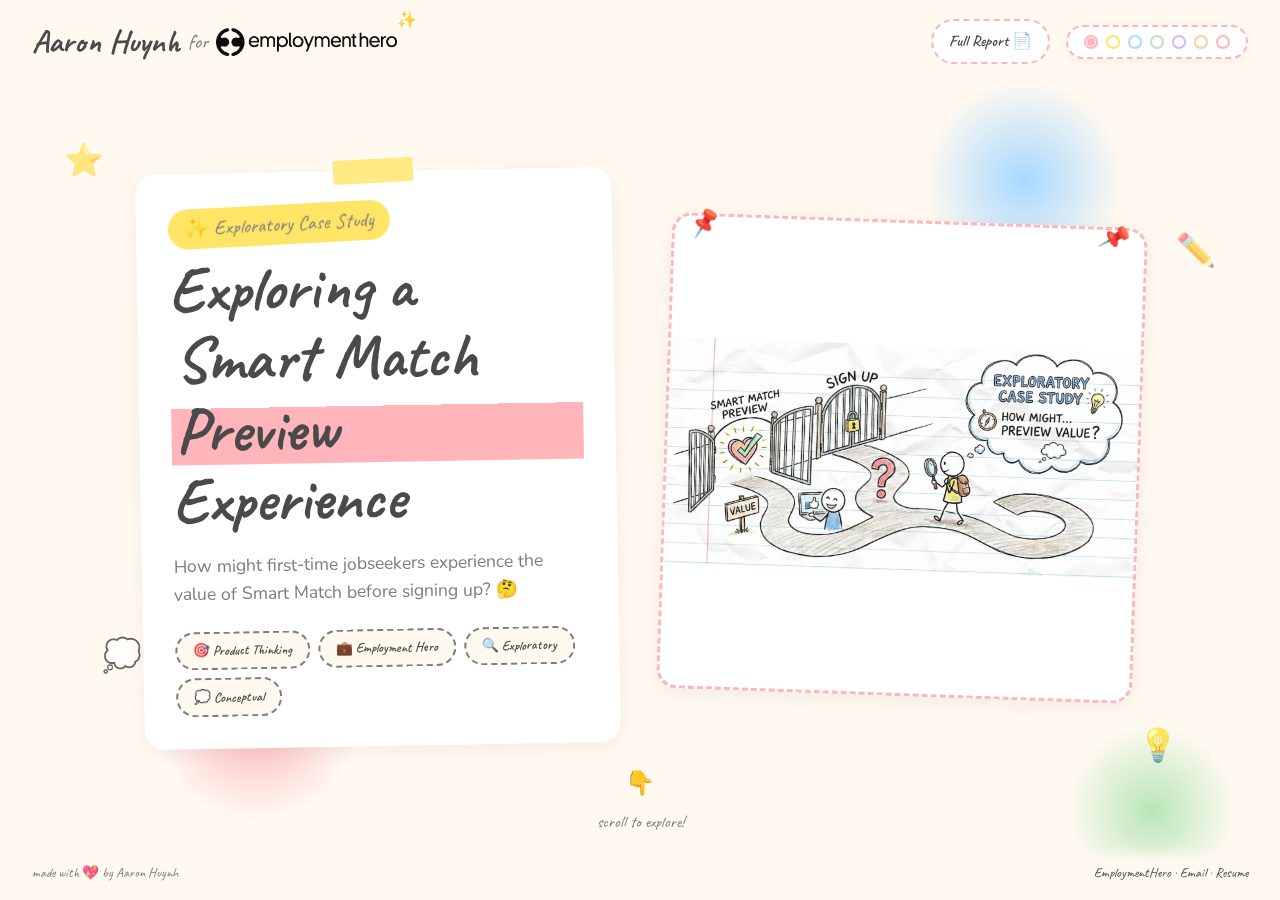
<file: index.html>
<!DOCTYPE html>
<html lang="en">
<head>
    <meta charset="UTF-8">
    <meta name="viewport" content="width=device-width, initial-scale=1.0">
    <title>Smart Match Preview | Aaron Huynh</title>
    
    <!-- Google Fonts -->
    <link rel="preconnect" href="https://fonts.googleapis.com">
    <link rel="preconnect" href="https://fonts.gstatic.com" crossorigin>
    <link href="https://fonts.googleapis.com/css2?family=Caveat:wght@400;600;700&family=Nunito:wght@400;600;700&display=swap" rel="stylesheet">
    
    <!-- Styles -->
    <link rel="stylesheet" href="css/styles.css">
</head>
<body>
    <!-- Floating decorations -->
    <div class="floating-deco">⭐</div>
    <div class="floating-deco">💭</div>
    <div class="floating-deco">✏️</div>
    <div class="floating-deco">💡</div>

    <!-- Navigation -->
    <nav>
        <div class="logo">Aaron Huynh <span class="logo-for">for</span> <img src="images/employment-hero-logo.png" alt="Employment Hero" class="logo-img"></div>
        <div class="nav-right">
            <a href="https://docs.google.com/document/d/172kIlPCfOWjzP-einxLW5Fp1NuWgEf7eoPLe7AZdfho/edit?usp=sharing" target="_blank" class="nav-link">Full Report 📄</a>
            <div class="nav-dots">
                <button class="nav-dot active" data-page="0" aria-label="Go to page 1"></button>
                <button class="nav-dot" data-page="1" aria-label="Go to page 2"></button>
                <button class="nav-dot" data-page="2" aria-label="Go to page 3"></button>
                <button class="nav-dot" data-page="3" aria-label="Go to page 4"></button>
                <button class="nav-dot" data-page="4" aria-label="Go to page 5"></button>
                <button class="nav-dot" data-page="5" aria-label="Go to page 6"></button>
                <button class="nav-dot" data-page="6" aria-label="Go to page 7"></button>
            </div>
        </div>
    </nav>

    <!-- Main Content -->
    <main class="pages-container" id="pagesContainer">
        <!-- Page 1: Overview / Hero -->
        <section class="page" id="page-0">
            <div class="page-content">
                <div class="text-block">
                    <div class="page-number">✨ Exploratory Case Study</div>
                    <h1>Exploring a <span>Smart Match Preview</span> Experience</h1>
                    <p class="subtitle">How might first-time jobseekers experience the value of Smart Match before signing up? 🤔</p>
                    <div class="tags">
                        <span class="tag">🎯 Product Thinking</span>
                        <span class="tag">💼 Employment Hero</span>
                        <span class="tag">🔍 Exploratory</span>
                        <span class="tag">💭 Conceptual</span>
                    </div>
                </div>
                <div class="image-block">
                    <img src="images/page0.jpg" alt="Person pondering about SmartMatch preview">
                </div>
            </div>
        </section>

        <!-- Page 2: Context & Intent -->
        <section class="page" id="page-1">
            <div class="page-content">
                <div class="text-block">
                    <div class="page-number">01 — Context & Intent 🌱</div>
                    <h2>Where this idea came from</h2>
                    <p class="description">As a jobseeker navigating multiple hiring platforms, I wanted to explore how Employment Hero's Smart Match feature might feel to someone encountering it for the first time.</p>
                    <p class="quote">This case study explores how a lightweight preview could help jobseekers understand value, form trust, and decide whether to engage further.</p>
                    <div class="tags">
                        <span class="tag">🧭 Grounded in user context</span>
                        <span class="tag">❓ Identifying uncertainty</span>
                        <span class="tag">🎯 Framing responsibly</span>
                    </div>
                </div>
                <div class="image-block">
                    <img src="images/page1.png" alt="Person thinking about how easy it is to find job">
                </div>
            </div>
        </section>

        <!-- Page 3: The User & Problem -->
        <section class="page" id="page-2">
            <div class="page-content">
                <div class="text-block">
                    <div class="page-number">02 — The Problem 🤔</div>
                    <h2>Understanding the jobseeker</h2>
                    <p class="description">Jobseekers are often asked to sign up before understanding what they'll get. This creates friction, hesitation, and early drop-off—especially when the benefit isn't clear.</p>
                    <div class="metrics">
                        <div class="metric">
                            <div class="metric-value">😰</div>
                            <div class="metric-label">time-poor & fatigued</div>
                        </div>
                        <div class="metric">
                            <div class="metric-value">😕</div>
                            <div class="metric-label">emotionally invested</div>
                        </div>
                        <div class="metric">
                            <div class="metric-value">🤷</div>
                            <div class="metric-label">uncertain of value</div>
                        </div>
                    </div>
                    <p class="description" style="margin-top: 1.5rem;">Smart Match is powerful, but its value may not be immediately obvious to someone new to the platform.</p>
                </div>
                <div class="image-block">
                    <img src="images/page2.png" alt="A tired jobseeker pondering whether to sign up">
                </div>
            </div>
        </section>

        <!-- Page 4: The Question -->
        <section class="page" id="page-3">
            <div class="page-content">
                <div class="text-block">
                    <div class="page-number">03 — The Question 💭</div>
                    <h2>How might we...</h2>
                    <p class="quote">...allow first-time jobseekers to experience the value of Smart Match before committing to account creation, while maintaining trust, fairness, and clarity?</p>
                    <div class="timeline">
                        <div class="timeline-item">
                            <div class="timeline-marker">🎯</div>
                            <div class="timeline-content">
                                <h4>Reduce early uncertainty</h4>
                                <p>Help people understand what they're signing up for</p>
                            </div>
                        </div>
                        <div class="timeline-item">
                            <div class="timeline-marker">🧠</div>
                            <div class="timeline-content">
                                <h4>Support informed decisions</h4>
                                <p>Give enough info to decide, not overwhelm</p>
                            </div>
                        </div>
                        <div class="timeline-item">
                            <div class="timeline-marker">💚</div>
                            <div class="timeline-content">
                                <h4>Respect their load</h4>
                                <p>They're already stressed—don't add to it</p>
                            </div>
                        </div>
                    </div>
                </div>
                <div class="image-block">
                    <div class="image-placeholder">
                        <img src="images/page3.png" alt="Investigator pondering a mystery">
                    </div>
                </div>
            </div>
        </section>

        <!-- Page 5: The Concept -->
        <section class="page" id="page-4">
            <div class="page-content">
                <div class="text-block">
                    <div class="page-number">04 — The Concept 💡</div>
                    <h2>Smart Match Preview</h2>
                    <p class="description">A conceptual experience where jobseekers can see a high-level preview of how Smart Match works—before creating an account.</p>
                    <div class="timeline">
                        <div class="timeline-item">
                            <div class="timeline-marker">🆓</div>
                            <div class="timeline-content">
                                <h4>No obligation to sign up</h4>
                                <p>Try before you commit</p>
                            </div>
                        </div>
                        <div class="timeline-item">
                            <div class="timeline-marker">📖</div>
                            <div class="timeline-content">
                                <h4>Clear explanation</h4>
                                <p>What is and isn't being assessed</p>
                            </div>
                        </div>
                        <div class="timeline-item">
                            <div class="timeline-marker">🤗</div>
                            <div class="timeline-content">
                                <h4>Focus on reassurance</h4>
                                <p>Understanding over optimisation</p>
                            </div>
                        </div>
                    </div>
                    <p class="description" style="margin-top: 1rem; font-style: italic;">The preview is about confidence, not outcomes.</p>
                </div>
                <div class="image-block">
                    <img src="images/page4.jpg" alt="Concept sketch of SmartMatch preview">
                </div>
            </div>
        </section>

        <!-- Page 6: Guardrails -->
        <section class="page" id="page-5">
            <div class="page-content">
                <div class="text-block">
                    <div class="page-number">05 — Guardrails 🛡️</div>
                    <h2>Being careful & responsible</h2>
                    <p class="description">Any exploration in this space needs to carefully account for real human concerns:</p>
                    <div class="metrics">
                        <div class="metric">
                            <div class="metric-value">🔒</div>
                            <div class="metric-label">privacy & consent</div>
                        </div>
                        <div class="metric">
                            <div class="metric-value">💚</div>
                            <div class="metric-label">emotional impact</div>
                        </div>
                        <div class="metric">
                            <div class="metric-value">⚖️</div>
                            <div class="metric-label">fairness & bias</div>
                        </div>
                    </div>
                    <p class="quote" style="margin-top: 1.5rem;">Explicitly acknowledging these constraints is essential to maintaining trust.</p>
                </div>
                <div class="image-block">
                    <img src="images/page5.png" alt="Image of 4 ways to be responsible for the user">
                </div>
            </div>
        </section>

        <!-- Page 7: What's Next & Reflection -->
        <section class="page" id="page-6">
            <div class="page-content">
                <div class="text-block">
                    <div class="page-number">06 — What's Next 🔮</div>
                    <h2>Validating before building</h2>
                    <p class="description">Before expanding this concept, I'd want to understand:</p>
                    <div class="timeline">
                        <div class="timeline-item">
                            <div class="timeline-marker">📍</div>
                            <div class="timeline-content">
                                <h4>Where do jobseekers hesitate?</h4>
                                <p>Finding the real friction points</p>
                            </div>
                        </div>
                        <div class="timeline-item">
                            <div class="timeline-marker">💬</div>
                            <div class="timeline-content">
                                <h4>What questions come up?</h4>
                                <p>Understanding concerns before sign-up</p>
                            </div>
                        </div>
                        <div class="timeline-item">
                            <div class="timeline-marker">😊</div>
                            <div class="timeline-content">
                                <h4>Does a preview help or hurt?</h4>
                                <p>Confidence vs. anxiety</p>
                            </div>
                        </div>
                    </div>
                    <p class="quote" style="margin-top: 1rem;">Start with empathy, acknowledge uncertainty, resist the urge to over-engineer before understanding the problem space.</p>
                    <a href="https://docs.google.com/document/d/172kIlPCfOWjzP-einxLW5Fp1NuWgEf7eoPLe7AZdfho/edit?usp=sharing" target="_blank" class="cta-button">
                        Read the full report 📄
                    </a>
                </div>
                <div class="image-block">
                    <img src="images/page6.jpg" alt="Person reflecting on the next steps of the design process">
                </div>
            </div>
        </section>
    </main>

    <!-- Scroll Indicator -->
    <div class="scroll-indicator" id="scrollIndicator">
        <span>👇</span>
        scroll to explore!
    </div>

    <!-- Footer -->
    <footer>
        <span>made with 💖 by Aaron Huynh</span>
        <div>
            <a href="https://jobs.employmenthero.com/AU/user/aaron-huynh--n8lmQ" target="_blank">EmploymentHero</a> · <a href="mailto:ahuynhmarist@gmail.com">Email</a> · <a href="https://docs.google.com/document/d/1OIuQLVYGCKOMpV8eowLJiafY_cpjv1dtuPR-ARrSfdE/edit?usp=sharing" target="_blank">Resume</a>
        </div>
    </footer>

    <!-- Scripts -->
    <script src="js/main.js"></script>
</body>
</html>
</file>
<file: css/styles.css>
/* ===========================================
   CSS Variables & Base Styles
   =========================================== */

:root {
    --color-bg: #FFF9F0;
    --color-paper: #FFFFFF;
    --color-text: #4A4A4A;
    --color-text-light: #7D7D7D;
    --color-pink: #FFB5BA;
    --color-yellow: #FFE566;
    --color-blue: #A8D8FF;
    --color-green: #B8E6B8;
    --color-purple: #D4B8FF;
    --color-orange: #FFCBA4;
    --font-handwritten: 'Caveat', cursive;
    --font-body: 'Nunito', sans-serif;
}

/* Dark mode colors */
[data-theme="dark"] {
    --color-bg: #1a1a2e;
    --color-paper: #252542;
    --color-text: #e8e8e8;
    --color-text-light: #a0a0a0;
    --color-pink: #ff8a95;
    --color-yellow: #ffd93d;
    --color-blue: #6eb5ff;
    --color-green: #7dce7d;
    --color-purple: #b896ff;
    --color-orange: #ffb07a;
}

* {
    margin: 0;
    padding: 0;
    box-sizing: border-box;
}

html {
    scroll-behavior: smooth;
}

body {
    font-family: var(--font-body);
    background-color: var(--color-bg);
    color: var(--color-text);
    line-height: 1.6;
    overflow-x: hidden;
    background-image: 
        radial-gradient(circle at 20% 80%, var(--color-pink) 0%, transparent 8%),
        radial-gradient(circle at 80% 20%, var(--color-blue) 0%, transparent 8%),
        radial-gradient(circle at 40% 40%, var(--color-yellow) 0%, transparent 5%),
        radial-gradient(circle at 90% 90%, var(--color-green) 0%, transparent 6%);
    background-attachment: fixed;
}

/* ===========================================
   Navigation
   =========================================== */

nav {
    position: fixed;
    top: 0;
    left: 0;
    right: 0;
    z-index: 100;
    padding: 1rem 2rem;
    display: flex;
    justify-content: space-between;
    align-items: center;
    background: linear-gradient(to bottom, var(--color-bg) 70%, transparent);
}

.logo {
    font-family: var(--font-handwritten);
    font-size: 2rem;
    font-weight: 700;
    color: var(--color-text);
    position: relative;
    display: flex;
    align-items: center;
    gap: 0.5rem;
}

.logo::after {
    content: '✨';
    position: absolute;
    top: -8px;
    right: -20px;
    font-size: 1rem;
}

.logo-for {
    font-size: 1.25rem;
    font-weight: 400;
    color: var(--color-text-light);
}

.logo-img {
    height: 1.75rem;
    width: auto;
    object-fit: contain;
}

.nav-dots {
    display: flex;
    gap: 0.5rem;
    background: var(--color-paper);
    padding: 0.5rem 1rem;
    border-radius: 100px;
    box-shadow: 0 2px 10px rgba(0,0,0,0.05);
    border: 2px dashed var(--color-pink);
}

.nav-dot {
    width: 14px;
    height: 14px;
    border-radius: 50%;
    border: 2px solid var(--color-text-light);
    background: transparent;
    cursor: pointer;
    transition: all 0.3s ease;
    position: relative;
}

.nav-dot::before {
    content: '';
    position: absolute;
    top: 50%;
    left: 50%;
    transform: translate(-50%, -50%) scale(0);
    width: 8px;
    height: 8px;
    border-radius: 50%;
    background: var(--color-pink);
    transition: transform 0.3s ease;
}

.nav-dot.active::before {
    transform: translate(-50%, -50%) scale(1);
}

.nav-dot:nth-child(1) { border-color: var(--color-pink); }
.nav-dot:nth-child(2) { border-color: var(--color-yellow); }
.nav-dot:nth-child(3) { border-color: var(--color-blue); }
.nav-dot:nth-child(4) { border-color: var(--color-green); }
.nav-dot:nth-child(5) { border-color: var(--color-purple); }
.nav-dot:nth-child(6) { border-color: var(--color-orange); }
.nav-dot:nth-child(7) { border-color: var(--color-pink); }

.nav-dot:nth-child(1)::before { background: var(--color-pink); }
.nav-dot:nth-child(2)::before { background: var(--color-yellow); }
.nav-dot:nth-child(3)::before { background: var(--color-blue); }
.nav-dot:nth-child(4)::before { background: var(--color-green); }
.nav-dot:nth-child(5)::before { background: var(--color-purple); }
.nav-dot:nth-child(6)::before { background: var(--color-orange); }
.nav-dot:nth-child(7)::before { background: var(--color-pink); }

.nav-dot:hover {
    transform: scale(1.2);
}

/* ===========================================
   Nav Right Container & Link
   =========================================== */

.nav-right {
    display: flex;
    align-items: center;
    gap: 1rem;
}

.nav-link {
    font-family: var(--font-handwritten);
    font-size: 1rem;
    font-weight: 600;
    color: var(--color-text);
    text-decoration: none;
    padding: 0.5rem 1rem;
    background: var(--color-paper);
    border: 2px dashed var(--color-pink);
    border-radius: 100px;
    transition: all 0.3s ease;
    white-space: nowrap;
}

.nav-link:hover {
    background: var(--color-pink);
    border-style: solid;
    transform: rotate(-2deg) scale(1.05);
}

/* Theme Toggle Button */
.theme-toggle {
    width: 40px;
    height: 40px;
    border-radius: 50%;
    border: 2px dashed var(--color-text-light);
    background: var(--color-paper);
    cursor: pointer;
    font-size: 1.25rem;
    display: flex;
    align-items: center;
    justify-content: center;
    transition: all 0.3s ease;
}

.theme-toggle:hover {
    border-style: solid;
    border-color: var(--color-yellow);
    transform: rotate(20deg) scale(1.1);
}

/* ===========================================
   Page Container & Layout
   =========================================== */

.pages-container {
    height: 100vh;
    overflow-y: scroll;
    scroll-snap-type: y mandatory;
}

.page {
    min-height: 100vh;
    scroll-snap-align: start;
    display: flex;
    align-items: center;
    justify-content: center;
    padding: 6rem 2rem 5rem;
    position: relative;
}

.page-content {
    max-width: 1000px;
    width: 100%;
    display: grid;
    grid-template-columns: 1fr 1fr;
    gap: 3rem;
    align-items: center;
}

.page:nth-child(even) .page-content {
    direction: rtl;
}

.page:nth-child(even) .page-content > * {
    direction: ltr;
}

/* ===========================================
   Text Block / Card Styles
   =========================================== */

.text-block {
    background: var(--color-paper);
    padding: 2rem;
    border-radius: 20px;
    box-shadow: 0 4px 20px rgba(0,0,0,0.06);
    position: relative;
    transform: rotate(-1deg);
    transition: transform 0.3s ease;
}

.text-block:hover {
    transform: rotate(0deg) scale(1.02);
}

.page:nth-child(even) .text-block {
    transform: rotate(1deg);
}

.page:nth-child(even) .text-block:hover {
    transform: rotate(0deg) scale(1.02);
}

/* Decorative tape */
.text-block::before {
    content: '';
    position: absolute;
    top: -12px;
    left: 50%;
    transform: translateX(-50%) rotate(-2deg);
    width: 80px;
    height: 24px;
    background: var(--color-yellow);
    opacity: 0.8;
    border-radius: 2px;
}

.page:nth-child(2) .text-block::before { background: var(--color-pink); }
.page:nth-child(3) .text-block::before { background: var(--color-blue); }
.page:nth-child(4) .text-block::before { background: var(--color-green); }
.page:nth-child(5) .text-block::before { background: var(--color-purple); }
.page:nth-child(6) .text-block::before { background: var(--color-orange); }
.page:nth-child(7) .text-block::before { background: var(--color-pink); }

/* ===========================================
   Typography
   =========================================== */

.page-number {
    font-family: var(--font-handwritten);
    font-size: 1.25rem;
    color: var(--color-text-light);
    margin-bottom: 0.5rem;
    display: inline-block;
    padding: 0.25rem 1rem;
    background: var(--color-yellow);
    border-radius: 100px;
    transform: rotate(-2deg);
}

.page:nth-child(2) .page-number { background: var(--color-pink); }
.page:nth-child(3) .page-number { background: var(--color-blue); }
.page:nth-child(4) .page-number { background: var(--color-green); }
.page:nth-child(5) .page-number { background: var(--color-purple); }
.page:nth-child(6) .page-number { background: var(--color-orange); }
.page:nth-child(7) .page-number { background: var(--color-pink); }

h1 {
    font-family: var(--font-handwritten);
    font-size: clamp(2.5rem, 6vw, 4rem);
    font-weight: 700;
    line-height: 1.1;
    margin-bottom: 1rem;
    color: var(--color-text);
}

h1 span {
    display: inline-block;
    background: linear-gradient(180deg, transparent 60%, var(--color-pink) 60%);
    padding: 0 4px;
}

h2 {
    font-family: var(--font-handwritten);
    font-size: clamp(2rem, 5vw, 3rem);
    font-weight: 700;
    line-height: 1.15;
    margin-bottom: 1rem;
}

.subtitle {
    font-size: 1.1rem;
    color: var(--color-text-light);
    margin-bottom: 1.5rem;
}

.description {
    font-size: 1rem;
    color: var(--color-text);
    margin-bottom: 1rem;
}

/* ===========================================
   Tags
   =========================================== */

.tags {
    display: flex;
    flex-wrap: wrap;
    gap: 0.5rem;
    margin-top: 1.5rem;
}

.tag {
    padding: 0.4rem 1rem;
    background: var(--color-bg);
    border: 2px dashed var(--color-text-light);
    border-radius: 100px;
    font-size: 0.85rem;
    font-family: var(--font-handwritten);
    font-weight: 600;
    color: var(--color-text);
    transition: all 0.3s ease;
}

.tag:hover {
    background: var(--color-yellow);
    border-style: solid;
    transform: rotate(-3deg) scale(1.05);
}

/* ===========================================
   Image Block
   =========================================== */

.image-block {
    position: relative;
    aspect-ratio: 1;
    background: var(--color-paper);
    border-radius: 20px;
    overflow: visible;
    display: flex;
    align-items: center;
    justify-content: center;
    border: 3px dashed var(--color-text-light);
    transform: rotate(2deg);
    transition: transform 0.3s ease;
    box-shadow: 0 4px 20px rgba(0,0,0,0.06);
}

.image-block:hover {
    transform: rotate(0deg) scale(1.02);
}

.page:nth-child(even) .image-block {
    transform: rotate(-2deg);
}

.page:nth-child(even) .image-block:hover {
    transform: rotate(0deg) scale(1.02);
}

/* Colored borders for each page */
.page:nth-child(1) .image-block { border-color: var(--color-pink); }
.page:nth-child(2) .image-block { border-color: var(--color-yellow); }
.page:nth-child(3) .image-block { border-color: var(--color-blue); }
.page:nth-child(4) .image-block { border-color: var(--color-green); }
.page:nth-child(5) .image-block { border-color: var(--color-purple); }
.page:nth-child(6) .image-block { border-color: var(--color-orange); }
.page:nth-child(7) .image-block { border-color: var(--color-pink); }

.image-placeholder {
    text-align: center;
    color: var(--color-text-light);
    padding: 2rem;
}

.image-placeholder .doodle-icon {
    width: 80px;
    height: 80px;
    margin: 0 auto 1rem;
    opacity: 0.4;
}

.image-placeholder span {
    display: block;
    font-family: var(--font-handwritten);
    font-size: 1.25rem;
}

.image-block img {
    width: 100%;
    height: 100%;
    object-fit: contain;
}

/* Corner decorations (pushpins) */
.image-block::before,
.image-block::after {
    content: '📌';
    position: absolute;
    font-size: 1.5rem;
    z-index: 10;
    top: -12px;
}

.image-block::before {
    left: 15px;
    transform: rotate(-15deg);
}

.image-block::after {
    right: 15px;
    transform: rotate(15deg);
}

/* ===========================================
   Metrics
   =========================================== */

.metrics {
    display: grid;
    grid-template-columns: repeat(3, 1fr);
    gap: 1rem;
    margin-top: 1.5rem;
}

.metric {
    text-align: center;
    padding: 1rem;
    background: var(--color-bg);
    border-radius: 15px;
    transition: transform 0.3s ease;
}

.metric:hover {
    transform: scale(1.05) rotate(-2deg);
}

.metric:nth-child(1) { background: rgba(255, 181, 186, 0.3); }
.metric:nth-child(2) { background: rgba(255, 229, 102, 0.3); }
.metric:nth-child(3) { background: rgba(168, 216, 255, 0.3); }

.metric-value {
    font-family: var(--font-handwritten);
    font-size: 2.5rem;
    font-weight: 700;
    color: var(--color-text);
    line-height: 1;
}

.metric-label {
    font-size: 0.8rem;
    color: var(--color-text-light);
    margin-top: 0.25rem;
}

/* ===========================================
   Timeline
   =========================================== */

.timeline {
    margin-top: 1.5rem;
}

.timeline-item {
    display: flex;
    gap: 1rem;
    padding: 0.75rem 0;
    border-bottom: 2px dashed var(--color-bg);
}

.timeline-item:last-child {
    border-bottom: none;
}

.timeline-marker {
    width: 24px;
    height: 24px;
    border-radius: 50%;
    flex-shrink: 0;
    display: flex;
    align-items: center;
    justify-content: center;
    font-size: 0.75rem;
}

.timeline-item:nth-child(1) .timeline-marker { background: var(--color-pink); }
.timeline-item:nth-child(2) .timeline-marker { background: var(--color-yellow); }
.timeline-item:nth-child(3) .timeline-marker { background: var(--color-blue); }

.timeline-content h4 {
    font-family: var(--font-handwritten);
    font-size: 1.25rem;
    font-weight: 700;
    margin-bottom: 0.125rem;
}

.timeline-content p {
    font-size: 0.875rem;
    color: var(--color-text-light);
}

/* ===========================================
   Quote
   =========================================== */

.quote {
    font-family: var(--font-handwritten);
    font-size: 1.5rem;
    color: var(--color-text);
    background: linear-gradient(90deg, var(--color-blue) 0%, var(--color-blue) 4px, transparent 4px);
    padding-left: 1.5rem;
    margin: 1.5rem 0;
    position: relative;
}

.quote::before {
    content: '"';
    font-size: 3rem;
    color: var(--color-blue);
    position: absolute;
    top: -1rem;
    left: 0.5rem;
    opacity: 0.5;
}

/* ===========================================
   CTA Button
   =========================================== */

.cta-button {
    display: inline-flex;
    align-items: center;
    gap: 0.75rem;
    padding: 1rem 2rem;
    background: var(--color-pink);
    color: var(--color-text);
    text-decoration: none;
    font-family: var(--font-handwritten);
    font-size: 1.25rem;
    font-weight: 700;
    border-radius: 100px;
    margin-top: 1.5rem;
    transition: all 0.3s ease;
    border: 3px solid var(--color-text);
    box-shadow: 4px 4px 0 var(--color-text);
}

.cta-button:hover {
    transform: translate(-2px, -2px);
    box-shadow: 6px 6px 0 var(--color-text);
}

.cta-button:active {
    transform: translate(2px, 2px);
    box-shadow: 2px 2px 0 var(--color-text);
}

/* ===========================================
   Floating Decorations
   =========================================== */

.floating-deco {
    position: fixed;
    font-size: 2rem;
    opacity: 0.6;
    pointer-events: none;
    animation: float 6s ease-in-out infinite;
}

.floating-deco:nth-child(1) { top: 15%; left: 5%; animation-delay: 0s; }
.floating-deco:nth-child(2) { top: 70%; left: 8%; animation-delay: 1s; }
.floating-deco:nth-child(3) { top: 25%; right: 5%; animation-delay: 2s; }
.floating-deco:nth-child(4) { top: 80%; right: 8%; animation-delay: 3s; }

@keyframes float {
    0%, 100% { transform: translateY(0) rotate(0deg); }
    50% { transform: translateY(-20px) rotate(10deg); }
}

/* ===========================================
   Footer
   =========================================== */

footer {
    position: fixed;
    bottom: 0;
    left: 0;
    right: 0;
    padding: 1rem 2rem;
    display: flex;
    justify-content: space-between;
    font-size: 0.85rem;
    font-family: var(--font-handwritten);
    color: var(--color-text-light);
    background: linear-gradient(to top, var(--color-bg) 70%, transparent);
}

footer a {
    color: var(--color-text);
    text-decoration: none;
    transition: color 0.3s ease;
    position: relative;
}

footer a::after {
    content: '';
    position: absolute;
    bottom: -2px;
    left: 0;
    width: 100%;
    height: 2px;
    background: var(--color-pink);
    transform: scaleX(0);
    transition: transform 0.3s ease;
}

footer a:hover::after {
    transform: scaleX(1);
}

/* ===========================================
   Scroll Indicator
   =========================================== */

.scroll-indicator {
    position: fixed;
    bottom: 4rem;
    left: 50%;
    transform: translateX(-50%);
    display: flex;
    flex-direction: column;
    align-items: center;
    gap: 0.5rem;
    color: var(--color-text-light);
    font-family: var(--font-handwritten);
    font-size: 1rem;
    animation: bounce 2s infinite;
    opacity: 1;
    transition: opacity 0.3s ease;
}

.scroll-indicator.hidden {
    opacity: 0;
    pointer-events: none;
}

@keyframes bounce {
    0%, 100% { transform: translateX(-50%) translateY(0); }
    50% { transform: translateX(-50%) translateY(10px); }
}

.scroll-indicator span {
    font-size: 1.5rem;
}

/* ===========================================
   Responsive Styles
   =========================================== */

@media (max-width: 800px) {
    .page-content {
        grid-template-columns: 1fr;
        gap: 2rem;
    }

    .page:nth-child(even) .page-content {
        direction: ltr;
    }

    .text-block, .image-block {
        transform: rotate(0deg) !important;
    }

    .image-block {
        max-height: 300px;
        aspect-ratio: 4/3;
    }

    nav {
        padding: 0.75rem 1rem;
    }

    .nav-right {
        gap: 0.5rem;
    }

    .nav-link {
        font-size: 0.85rem;
        padding: 0.4rem 0.75rem;
    }

    .theme-toggle {
        width: 36px;
        height: 36px;
        font-size: 1rem;
    }

    .logo {
        font-size: 1.5rem;
    }

    .logo-for {
        font-size: 1rem;
    }

    .logo-img {
        height: 1.25rem;
    }

    .page {
        padding: 5rem 1rem 6rem;
    }

    .metrics {
        grid-template-columns: repeat(3, 1fr);
    }

    .floating-deco {
        display: none;
    }
}
</file>
